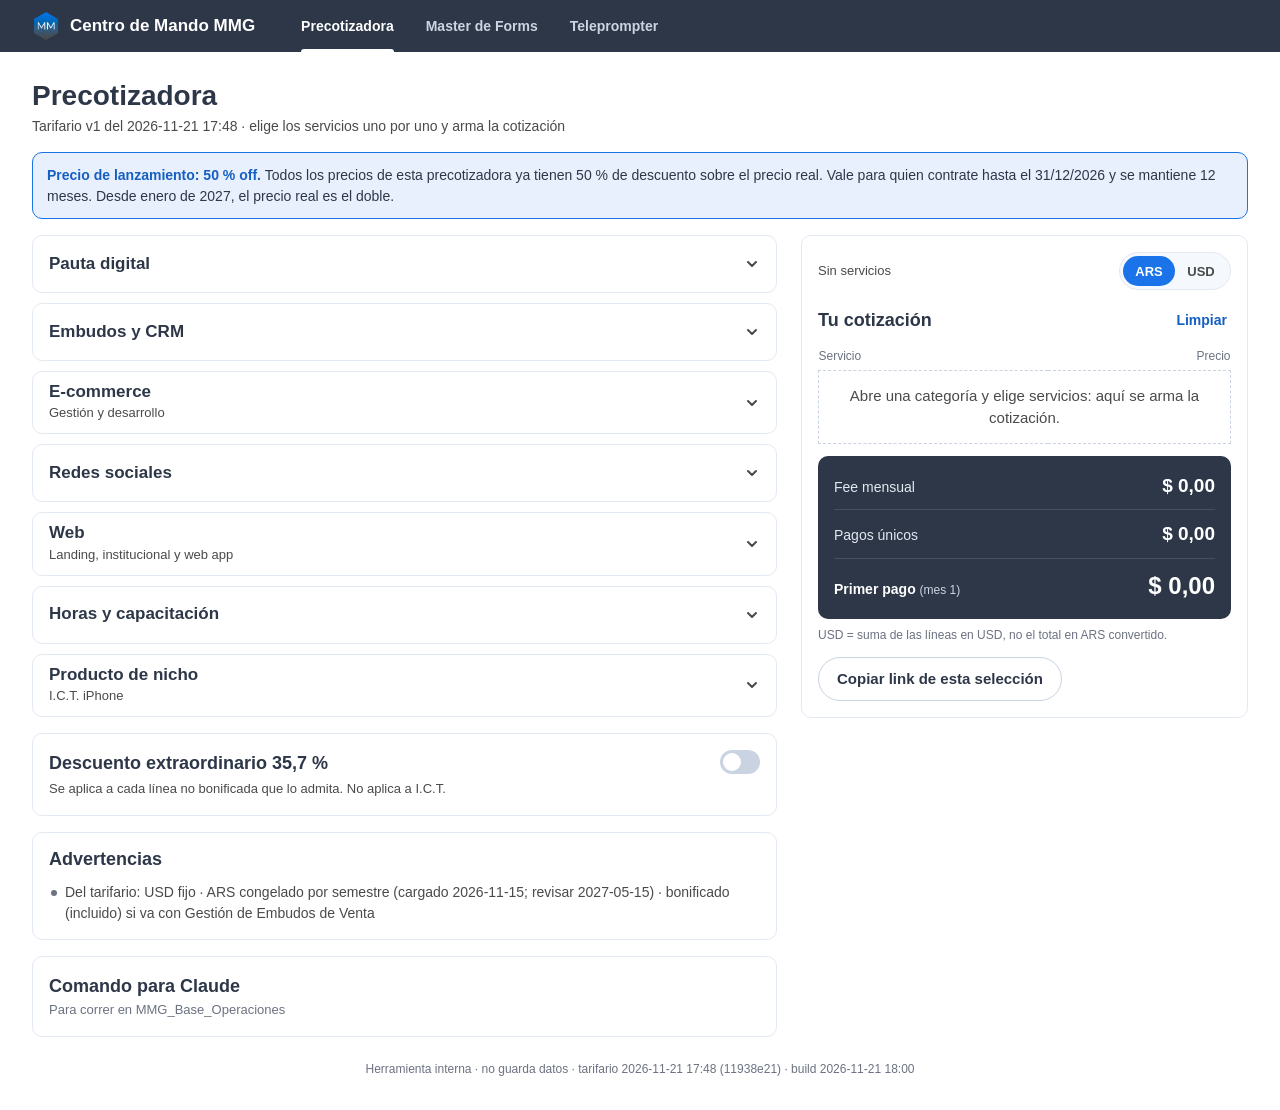
<file: docs/index.html>
<!doctype html>
<html lang="es">
<head>
  <meta charset="utf-8">
  <meta name="viewport" content="width=device-width, initial-scale=1, viewport-fit=cover">
  <meta name="robots" content="noindex, nofollow">
  <meta name="referrer" content="no-referrer">
  <meta http-equiv="Content-Security-Policy" content="default-src 'none'; script-src 'self'; style-src 'self' https://fonts.googleapis.com; font-src https://fonts.gstatic.com; img-src 'self' data:; connect-src 'none'; base-uri 'none'; form-action 'none'; object-src 'none'">
  <title>Precotizadora · Centro de Mando MMG (uso interno)</title>
  <meta name="description" content="Herramienta interna de Marketing Masters Group para calcular en segundos el fee mensual, los pagos únicos y el primer pago de una propuesta.">
  <link rel="canonical" href="https://jaredmarketingmaster.github.io/master.forms/">
  <meta property="og:title" content="Precotizadora · Centro de Mando MMG">
  <meta property="og:description" content="Herramienta interna de MMG. Sin datos de clientes.">
  <meta property="og:type" content="website">
  <meta property="og:url" content="https://jaredmarketingmaster.github.io/master.forms/">
  <meta property="og:image" content="assets/img/apple-touch-icon.png">
  <meta name="theme-color" content="#2D3748">
  <link rel="icon" type="image/png" sizes="32x32" href="assets/img/favicon-32.png">
  <link rel="apple-touch-icon" href="assets/img/apple-touch-icon.png">
  <link rel="preconnect" href="https://fonts.googleapis.com">
  <link rel="preconnect" href="https://fonts.gstatic.com" crossorigin>
  <link rel="stylesheet" href="https://fonts.googleapis.com/css2?family=Lato:wght@400;700;900&amp;family=Barlow+Semi+Condensed:wght@600;700&amp;display=swap">
  <link rel="stylesheet" href="assets/css/tokens.css">
  <link rel="stylesheet" href="assets/css/app.css">
  <script type="application/json" id="datos-tarifario">{"_meta":{"generado":"2026-11-21T17:48:24","generador":"MMG_Base_Operaciones/_engine/export_precotizadora.py","fuente":"_boveda_mmg/02_TARIFARIO_Y_REGLAS_DE_COTIZACION.md §10 (+ §1 para ICT_IPHONE*)","regla":"Archivo de solo lectura para la app. No editar a mano: cambiar el tarifario y regenerar."},"constantes":{"tc_ars_por_usd":1550.0,"redondeo_usd_multiplo":5,"descuento_extraordinario_pct":35.7,"promo_lanzamiento_pct":50,"fin_promo_lanzamiento":"2026-12-31","meses_promo_por_cliente":12},"plataformas":["Meta Ads","Google Ads","TikTok Ads","LinkedIn Ads","X Ads","Pinterest Ads"],"redes_adicionales":["TikTok","LinkedIn","YouTube Shorts","Pinterest","X","Threads"],"servicios":[{"codigo":"PAUTA","servicio":"Gestión de Pauta Digital · plataforma base","modalidad":"mensual","ars":200000.0,"usd":130.0,"caso_a_caso":false,"ars_derivado_de_usd":false,"estado":"CONFIRMADO","nota":"Sainato · tracking, reporting y setup incluidos","admite_descuento_extraordinario":true},{"codigo":"PAUTA_EXTRA","servicio":"Gestión de Pauta Digital · plataforma adicional","modalidad":"mensual","ars":100000.0,"usd":65.0,"caso_a_caso":false,"ars_derivado_de_usd":false,"estado":"CONFIRMADO","nota":"+50 % de la base · cantidad = plataformas − 1 (--plataformas)","admite_descuento_extraordinario":true},{"codigo":"EMBUDOS","servicio":"Gestión de Embudos de Venta","modalidad":"mensual","ars":90000.0,"usd":60.0,"caso_a_caso":false,"ars_derivado_de_usd":false,"estado":"CONFIRMADO","nota":"Sainato · siempre con HUB incluido","admite_descuento_extraordinario":true},{"codigo":"HUB","servicio":"Marketing Master HUB","modalidad":"mensual","ars":100000.0,"usd":65.0,"caso_a_caso":false,"ars_derivado_de_usd":false,"estado":"CONFIRMADO","nota":"USD fijo · ARS congelado por semestre (cargado 2026-11-15; revisar 2027-05-15) · bonificado (incluido) si va con EMBUDOS","admite_descuento_extraordinario":true},{"codigo":"CREATIVOS","servicio":"Creación y Mejora de Contenido (creativos para anuncios)","modalidad":"mensual","ars":50000.0,"usd":35.0,"caso_a_caso":false,"ars_derivado_de_usd":false,"estado":"CONFIRMADO","nota":"Sainato · cantidad de anuncios a criterio de Jared · el cliente entrega banco de imágenes y videos a pedido · upsell de PAUTA: solo junto con PAUTA (R-UPSELL)","admite_descuento_extraordinario":true},{"codigo":"LANDING","servicio":"Creación de landing page","modalidad":"unico","ars":100000.0,"usd":65.0,"caso_a_caso":false,"ars_derivado_de_usd":false,"estado":"CONFIRMADO","nota":"Sainato · bonificada si van PAUTA + EMBUDOS","admite_descuento_extraordinario":true},{"codigo":"WEB_INST","servicio":"Creación de website institucional","modalidad":"unico","ars":150000.0,"usd":100.0,"caso_a_caso":false,"ars_derivado_de_usd":false,"estado":"CONFIRMADO","nota":"Sainato · bonificable con --bonificar WEB_INST","admite_descuento_extraordinario":true},{"codigo":"WEB_APP","servicio":"Web app a medida","modalidad":"hora","ars":35000.0,"usd":25.0,"caso_a_caso":false,"ars_derivado_de_usd":false,"estado":"CONFIRMADO","nota":"Horas estimadas × tarifa por hora (--horas-codigo WEB_APP=N)","admite_descuento_extraordinario":true},{"codigo":"HORA","servicio":"Servicio Personalizado por Hora","modalidad":"hora","ars":35000.0,"usd":25.0,"caso_a_caso":false,"ars_derivado_de_usd":false,"estado":"CONFIRMADO","nota":"Precio fijo en las dos monedas","admite_descuento_extraordinario":true},{"codigo":"CAPACITACION","servicio":"Capacitación a medida para equipos","modalidad":"unico","ars":null,"usd":null,"caso_a_caso":true,"ars_derivado_de_usd":false,"estado":"CONFIRMADO","nota":"Exige --precio","admite_descuento_extraordinario":true},{"codigo":"ICT_IPHONE","servicio":"Sistema I.C.T. para tiendas de iPhone (producto de nicho, débito automático)","modalidad":"mensual","ars":null,"usd":210.0,"caso_a_caso":false,"ars_derivado_de_usd":false,"ars_por_conversion":true,"estado":"CONFIRMADO","nota":"Valor percibido = lista (sin benchmark propio todavía). Libro Consultor Blue Hacker cap. 23 (oferta I.C.T.): precio máximo, sin descuentos; no aplica tramo de pauta ni bundle; pauta USD 1.000/mes aparte","admite_descuento_extraordinario":false},{"codigo":"ICT_IPHONE_CRM","servicio":"Sistema I.C.T. para tiendas de iPhone con CRM GoHighLevel propio","modalidad":"mensual","ars":null,"usd":150.0,"caso_a_caso":false,"ars_derivado_de_usd":false,"ars_por_conversion":true,"estado":"CONFIRMADO","nota":"Ídem; variante si la tienda ya tiene su CRM","admite_descuento_extraordinario":false},{"codigo":"ECOMMERCE","servicio":"Gestión de E-commerce","modalidad":"mensual","ars":90000.0,"usd":60.0,"caso_a_caso":false,"ars_derivado_de_usd":false,"estado":"CONFIRMADO","nota":"Mismo precio que EMBUDOS · alcance a confirmar","admite_descuento_extraordinario":true},{"codigo":"EMAIL_EMBUDOS","servicio":"Gestión de Email Marketing (upsell de Embudos)","modalidad":"mensual","ars":45000.0,"usd":30.0,"caso_a_caso":false,"ars_derivado_de_usd":false,"estado":"CONFIRMADO","nota":"+50 % de EMBUDOS · solo junto con EMBUDOS (R-EMAIL)","admite_descuento_extraordinario":true},{"codigo":"EMAIL_ECOMMERCE","servicio":"Gestión de Email Marketing (upsell de E-commerce)","modalidad":"mensual","ars":45000.0,"usd":30.0,"caso_a_caso":false,"ars_derivado_de_usd":false,"estado":"CONFIRMADO","nota":"+50 % de ECOMMERCE · solo junto con ECOMMERCE (R-EMAIL)","admite_descuento_extraordinario":true},{"codigo":"CREATIVOS_PRODUCTO","servicio":"Creativos para páginas de producto (upsell de E-commerce, hasta 30 productos)","modalidad":"mensual","ars":50000.0,"usd":35.0,"caso_a_caso":false,"ars_derivado_de_usd":false,"estado":"CONFIRMADO","nota":"Mismo precio que CREATIVOS · solo junto con ECOMMERCE (R-UPSELL)","admite_descuento_extraordinario":true},{"codigo":"ECOMMERCE_DEV","servicio":"Desarrollo de e-commerce","modalidad":"unico","ars":150000.0,"usd":100.0,"caso_a_caso":false,"ars_derivado_de_usd":false,"estado":"CONFIRMADO","nota":"Mismo precio que WEB_INST · la carga de productos va aparte con ECOMMERCE_PRODUCTO","admite_descuento_extraordinario":true},{"codigo":"ECOMMERCE_PRODUCTO","servicio":"Carga de productos del e-commerce (por producto)","modalidad":"unico","ars":1500.0,"usd":1.0,"caso_a_caso":false,"ars_derivado_de_usd":false,"estado":"CONFIRMADO","nota":"Precio fijo en las dos monedas · × cantidad de productos (--productos N) · solo junto con ECOMMERCE_DEV (R-UPSELL, R-PRODUCTOS)","admite_descuento_extraordinario":true},{"codigo":"REDES_ESENCIAL","servicio":"Gestión de Redes Sociales · Esencial (Instagram + Facebook, 8 estáticos + 4 reels)","modalidad":"mensual","ars":150000.0,"usd":100.0,"caso_a_caso":false,"ars_derivado_de_usd":false,"estado":"CONFIRMADO","nota":"12 piezas/mes en total, adaptadas a cada red · redes extra con --redes","admite_descuento_extraordinario":true},{"codigo":"REDES_CRECIMIENTO","servicio":"Gestión de Redes Sociales · Crecimiento (Instagram + Facebook, 16 estáticos + 8 reels)","modalidad":"mensual","ars":270000.0,"usd":175.0,"caso_a_caso":false,"ars_derivado_de_usd":false,"estado":"CONFIRMADO","nota":"24 piezas/mes · ídem","admite_descuento_extraordinario":true},{"codigo":"REDES_DOMINIO","servicio":"Gestión de Redes Sociales · Dominio (Instagram + Facebook, 24 estáticos + 12 reels)","modalidad":"mensual","ars":375000.0,"usd":245.0,"caso_a_caso":false,"ars_derivado_de_usd":false,"estado":"CONFIRMADO","nota":"36 piezas/mes · ídem","admite_descuento_extraordinario":true},{"codigo":"REDES_X_TIKTOK_E","servicio":"Red adicional TikTok · Esencial","modalidad":"mensual","ars":45000.0,"usd":30.0,"caso_a_caso":false,"ars_derivado_de_usd":false,"estado":"CONFIRMADO","nota":"Se agrega solo con --redes","admite_descuento_extraordinario":true},{"codigo":"REDES_X_TIKTOK_C","servicio":"Red adicional TikTok · Crecimiento","modalidad":"mensual","ars":75000.0,"usd":50.0,"caso_a_caso":false,"ars_derivado_de_usd":false,"estado":"CONFIRMADO","nota":"ídem","admite_descuento_extraordinario":true},{"codigo":"REDES_X_TIKTOK_D","servicio":"Red adicional TikTok · Dominio","modalidad":"mensual","ars":100000.0,"usd":65.0,"caso_a_caso":false,"ars_derivado_de_usd":false,"estado":"CONFIRMADO","nota":"ídem","admite_descuento_extraordinario":true},{"codigo":"REDES_X_LINKEDIN_E","servicio":"Red adicional LinkedIn · Esencial","modalidad":"mensual","ars":45000.0,"usd":30.0,"caso_a_caso":false,"ars_derivado_de_usd":false,"estado":"CONFIRMADO","nota":"ídem","admite_descuento_extraordinario":true},{"codigo":"REDES_X_LINKEDIN_C","servicio":"Red adicional LinkedIn · Crecimiento","modalidad":"mensual","ars":75000.0,"usd":50.0,"caso_a_caso":false,"ars_derivado_de_usd":false,"estado":"CONFIRMADO","nota":"ídem","admite_descuento_extraordinario":true},{"codigo":"REDES_X_LINKEDIN_D","servicio":"Red adicional LinkedIn · Dominio","modalidad":"mensual","ars":100000.0,"usd":65.0,"caso_a_caso":false,"ars_derivado_de_usd":false,"estado":"CONFIRMADO","nota":"ídem","admite_descuento_extraordinario":true},{"codigo":"REDES_X_YOUTUBE_E","servicio":"Red adicional YouTube Shorts · Esencial","modalidad":"mensual","ars":30000.0,"usd":20.0,"caso_a_caso":false,"ars_derivado_de_usd":false,"estado":"CONFIRMADO","nota":"ídem","admite_descuento_extraordinario":true},{"codigo":"REDES_X_YOUTUBE_C","servicio":"Red adicional YouTube Shorts · Crecimiento","modalidad":"mensual","ars":50000.0,"usd":35.0,"caso_a_caso":false,"ars_derivado_de_usd":false,"estado":"CONFIRMADO","nota":"ídem","admite_descuento_extraordinario":true},{"codigo":"REDES_X_YOUTUBE_D","servicio":"Red adicional YouTube Shorts · Dominio","modalidad":"mensual","ars":65000.0,"usd":45.0,"caso_a_caso":false,"ars_derivado_de_usd":false,"estado":"CONFIRMADO","nota":"ídem","admite_descuento_extraordinario":true},{"codigo":"REDES_X_PINTEREST_E","servicio":"Red adicional Pinterest · Esencial","modalidad":"mensual","ars":25000.0,"usd":20.0,"caso_a_caso":false,"ars_derivado_de_usd":false,"estado":"CONFIRMADO","nota":"ídem","admite_descuento_extraordinario":true},{"codigo":"REDES_X_PINTEREST_C","servicio":"Red adicional Pinterest · Crecimiento","modalidad":"mensual","ars":40000.0,"usd":30.0,"caso_a_caso":false,"ars_derivado_de_usd":false,"estado":"CONFIRMADO","nota":"ídem","admite_descuento_extraordinario":true},{"codigo":"REDES_X_PINTEREST_D","servicio":"Red adicional Pinterest · Dominio","modalidad":"mensual","ars":55000.0,"usd":40.0,"caso_a_caso":false,"ars_derivado_de_usd":false,"estado":"CONFIRMADO","nota":"ídem","admite_descuento_extraordinario":true},{"codigo":"REDES_X_X_E","servicio":"Red adicional X · Esencial","modalidad":"mensual","ars":25000.0,"usd":20.0,"caso_a_caso":false,"ars_derivado_de_usd":false,"estado":"CONFIRMADO","nota":"ídem","admite_descuento_extraordinario":true},{"codigo":"REDES_X_X_C","servicio":"Red adicional X · Crecimiento","modalidad":"mensual","ars":40000.0,"usd":30.0,"caso_a_caso":false,"ars_derivado_de_usd":false,"estado":"CONFIRMADO","nota":"ídem","admite_descuento_extraordinario":true},{"codigo":"REDES_X_X_D","servicio":"Red adicional X · Dominio","modalidad":"mensual","ars":55000.0,"usd":40.0,"caso_a_caso":false,"ars_derivado_de_usd":false,"estado":"CONFIRMADO","nota":"ídem","admite_descuento_extraordinario":true},{"codigo":"REDES_X_THREADS_E","servicio":"Red adicional Threads · Esencial","modalidad":"mensual","ars":25000.0,"usd":20.0,"caso_a_caso":false,"ars_derivado_de_usd":false,"estado":"CONFIRMADO","nota":"ídem","admite_descuento_extraordinario":true},{"codigo":"REDES_X_THREADS_C","servicio":"Red adicional Threads · Crecimiento","modalidad":"mensual","ars":40000.0,"usd":30.0,"caso_a_caso":false,"ars_derivado_de_usd":false,"estado":"CONFIRMADO","nota":"ídem","admite_descuento_extraordinario":true},{"codigo":"REDES_X_THREADS_D","servicio":"Red adicional Threads · Dominio","modalidad":"mensual","ars":55000.0,"usd":40.0,"caso_a_caso":false,"ars_derivado_de_usd":false,"estado":"CONFIRMADO","nota":"ídem","admite_descuento_extraordinario":true}],"reglas":[{"id":"P1","texto":"Cada línea tiene su precio en ARS y en USD (ya calculados en este archivo; el USD sale de ARS ÷ 1.550 hacia arriba al múltiplo de 5). Los totales en USD son la suma de las líneas en USD, nunca el total en ARS convertido."},{"id":"ICT_ARS","texto":"ICT_IPHONE*: solo tienen precio en USD. En ARS se convierte USD × tc_ars_por_usd, sin redondeo."},{"id":"PLATAFORMAS","texto":"Con PAUTA, cada plataforma elegida después de la primera suma 1 unidad de PAUTA_EXTRA (cantidad = plataformas − 1). PAUTA_EXTRA no se elige suelto."},{"id":"HUB_EN_EMBUDOS","texto":"EMBUDOS agrega HUB automáticamente como línea bonificada ('Incluido en la Gestión de Embudos de Venta'): precio de lista visible y tachado, neto 0."},{"id":"LANDING_BONIF","texto":"Si están PAUTA + EMBUDOS + LANDING, LANDING va bonificada ('Bonificada al contratar Pauta + Embudos'): lista tachada, neto 0."},{"id":"BONIFICAR","texto":"WEB_INST tiene un interruptor 'Bonificar': lista tachada, neto 0."},{"id":"P4","texto":"Precio de lanzamiento: los montos ars/usd de este archivo son el precio con 50 % off; el precio real es el doble (se muestra tachado, con el ahorro). Vale para quien contrate hasta constantes.fin_promo_lanzamiento y se mantiene 12 meses. Los totales se calculan siempre sobre los montos del archivo, nunca sobre el precio real."},{"id":"R-EMAIL","texto":"EMAIL_EMBUDOS solo se elige si está EMBUDOS; EMAIL_ECOMMERCE solo si está ECOMMERCE (upsell de email marketing, 50 % del padre). Sin el padre, la opción queda deshabilitada."},{"id":"R-REDES","texto":"Un solo pack de redes por cotización (REDES_ESENCIAL, REDES_CRECIMIENTO o REDES_DOMINIO; Instagram + Facebook incluidas). Cada red adicional elegida suma la línea REDES_X_<RED>_<nivel> del MISMO nivel del pack (E, C o D); las REDES_X_* no se eligen sueltas."},{"id":"R-UPSELL","texto":"CREATIVOS solo se elige si está PAUTA; CREATIVOS_PRODUCTO (hasta 30 productos) solo si está ECOMMERCE; ECOMMERCE_PRODUCTO solo si está ECOMMERCE_DEV. Sin el padre, la opción queda deshabilitada."},{"id":"R-PRODUCTOS","texto":"ECOMMERCE_PRODUCTO (modalidad unico) se multiplica por la cantidad de productos a cargar (entrada.productos; en quote_calculator, --productos N). Sin cantidad válida no suma."},{"id":"HORAS","texto":"WEB_APP y HORA se multiplican por la cantidad de horas."},{"id":"CASO_A_CASO","texto":"CAPACITACION se cotiza caso a caso: precio ingresado a mano, uno para ARS y otro para USD (cada uno se usa solo en su moneda)."},{"id":"P2","texto":"Descuento extraordinario: 35,7 % sobre cada línea no bonificada que lo admita (no ICT_*). Advertencia obligatoria: solo clientes por hora que pasan a mensual · una vez al año · 12 meses · requiere OK de Jared."},{"id":"TOTALES","texto":"fee_mensual = suma de netos 'mensual' · setup_y_unicos = suma de netos 'unico' y 'hora' · primer_pago_mes_1 = setup_y_unicos + fee_mensual. Cada neto de línea se redondea a 6 decimales; los totales se redondean al final a 2 decimales con medio centavo HACIA ARRIBA (228,265 → 228,27). En JS no usar toFixed ni Math.round(x*100) directo: usar Number(Math.round(Number(x + 'e2')) + 'e-2')."}],"advertencias_fijas":["USD fijo · ARS congelado por semestre (cargado 2026-11-15; revisar 2027-05-15) · bonificado (incluido) si va con EMBUDOS"]}</script>
  <script src="assets/js/comun.js" defer></script>
  <script src="assets/js/cotizador.js" defer></script>
  <script src="assets/js/precotizadora.js" defer></script>
</head>
<body class="wd">
  <header class="topbar">
    <a class="brand" href="index.html">
      <img src="assets/img/mmg-isotipo.png" width="28" height="28" alt="" fetchpriority="high">
      <span class="brand-name">Centro de Mando <b>MMG</b></span>
    </a>
    <nav class="tabs" aria-label="Pantallas">
      <a class="tab" href="index.html" aria-current="page"><span>Precotizadora</span></a>
      <a class="tab" href="forms.html"><span>Master de Forms</span></a>
      <a class="tab" href="teleprompter.html"><span>Teleprompter</span></a>
    </nav>
  </header>

  <main class="canvas" id="contenido">
    <div class="title-row">
      <h1>Precotizadora</h1>
      <p class="sub" id="sub-tarifario">Tarifario v1 del 2026-11-21 17:48 · elige los servicios uno por uno y arma la cotización</p>
    </div>

    <p class="promo" id="promo" hidden></p>

    <div class="layout">
      <section class="col-config" aria-labelledby="h-carta">
        <h2 id="h-carta" class="sr-only">Carta de servicios</h2>
        <div id="carta" class="carta">
          <p class="cargando">Cargando tarifario…</p>
        </div>

        <div class="panel">
          <div class="switch-row">
            <div class="switch-text">
              <label for="descuento" class="switch-title" id="descuento-titulo">Descuento extraordinario</label>
              <p class="switch-desc">Se aplica a cada línea no bonificada que lo admita. No aplica a I.C.T.</p>
            </div>
            <input type="checkbox" role="switch" id="descuento" class="switch">
          </div>
          <p class="aviso aviso-warning" id="descuento-aviso" hidden>Solo para clientes por hora que pasan a mensual · una vez al año · 12 meses · requiere OK de Jared</p>
        </div>

        <div class="panel">
          <div class="panel-head"><h2>Advertencias</h2></div>
          <ul class="avisos" id="avisos"></ul>
        </div>

        <details class="panel panel-plegable" id="panel-comando">
          <summary><h2>Comando para Claude</h2><span class="meta">Para correr en MMG_Base_Operaciones</span></summary>
          <pre class="comando"><code id="comando">python _engine/quote_calculator.py --cliente &lt;slug&gt; --servicios &lt;servicios&gt; --moneda ARS</code></pre>
          <div class="acciones">
            <button type="button" class="btn-primary" id="btn-copiar-comando">Copiar comando para Claude</button>
            <span class="estado-copia" id="estado-comando" role="status" aria-live="polite"></span>
          </div>
          <p class="meta"><code>&lt;slug&gt;</code> queda literal: la app no conoce al cliente. La moneda es la que elegiste en el resumen.</p>
        </details>
      </section>

      <aside class="resumen" id="resumen" data-moneda="ARS" aria-labelledby="h-resumen">
        <div class="resumen-barra">
          <button type="button" class="resumen-toggle" id="resumen-toggle" aria-expanded="false" aria-controls="resumen-cuerpo">
            <span class="rb-texto">
              <span class="rb-cuenta" id="resumen-cuenta">Sin servicios</span>
              <span class="rb-label">Primer pago</span>
            </span>
            <span class="rb-valor num" id="resumen-valor">—</span>
            <svg class="rb-chevron" width="16" height="16" viewBox="0 0 16 16" aria-hidden="true"><path d="M3.5 10l4.5-4.5L12.5 10" fill="none" stroke="currentColor" stroke-width="2" stroke-linecap="round" stroke-linejoin="round"/></svg>
          </button>
          <div class="segmented segmented-noche" role="group" aria-label="Moneda">
            <button type="button" data-moneda-vista="ARS" aria-pressed="true">ARS</button>
            <button type="button" data-moneda-vista="USD" aria-pressed="false">USD</button>
          </div>
        </div>
        <div class="resumen-cuerpo" id="resumen-cuerpo">
          <div class="resumen-head">
            <h2 id="h-resumen">Tu cotización</h2>
            <button type="button" class="btn-text" id="btn-limpiar">Limpiar</button>
          </div>
          <table class="lineas">
            <caption class="sr-only">Líneas elegidas</caption>
            <thead><tr><th scope="col">Servicio</th><th scope="col" class="num">Precio</th></tr></thead>
            <tbody id="lineas"></tbody>
          </table>
          <dl class="totales" id="totales" aria-live="polite">
            <div><dt>Fee mensual</dt><dd class="num"><span data-total="fee_mensual" data-moneda="ARS">—</span><span data-total="fee_mensual" data-moneda="USD">—</span></dd></div>
            <div><dt>Pagos únicos</dt><dd class="num"><span data-total="setup_y_unicos" data-moneda="ARS">—</span><span data-total="setup_y_unicos" data-moneda="USD">—</span></dd></div>
            <div class="primer-pago"><dt>Primer pago <span>(mes 1)</span></dt><dd class="num"><span data-total="primer_pago_mes_1" data-moneda="ARS">—</span><span data-total="primer_pago_mes_1" data-moneda="USD">—</span></dd></div>
          </dl>
          <div class="promo-resumen" id="promo-resumen" hidden>
            <p class="promo-resumen-titulo" id="promo-resumen-titulo">Precio de lanzamiento</p>
            <dl>
              <div><dt>Precio real por mes</dt><dd class="num"><span class="tachado" data-real="fee_mensual" data-moneda="ARS"></span><span class="tachado" data-real="fee_mensual" data-moneda="USD"></span></dd></div>
              <div><dt>Precio real del primer pago</dt><dd class="num"><span class="tachado" data-real="primer_pago_mes_1" data-moneda="ARS"></span><span class="tachado" data-real="primer_pago_mes_1" data-moneda="USD"></span></dd></div>
              <div class="promo-ahorro"><dt>Ahorras por mes</dt><dd class="num"><span data-ahorro="fee_mensual" data-moneda="ARS"></span><span data-ahorro="fee_mensual" data-moneda="USD"></span></dd></div>
            </dl>
          </div>
          <p class="totales-nota">USD = suma de las líneas en USD, no el total en ARS convertido.</p>
          <div class="acciones compartir">
            <button type="button" class="btn-secundario" id="btn-compartir">Copiar link de esta selección</button>
            <span class="estado-copia" id="estado-compartir" role="status" aria-live="polite"></span>
          </div>
        </div>
      </aside>
    </div>

    <footer class="pie">
      Herramienta interna · no guarda datos · tarifario 2026-11-21 17:48 (11938e21) · build 2026-11-21 18:00
    </footer>
  </main>
  <div class="resumen-velo" id="resumen-velo" hidden></div>
</body>
</html>
</file>
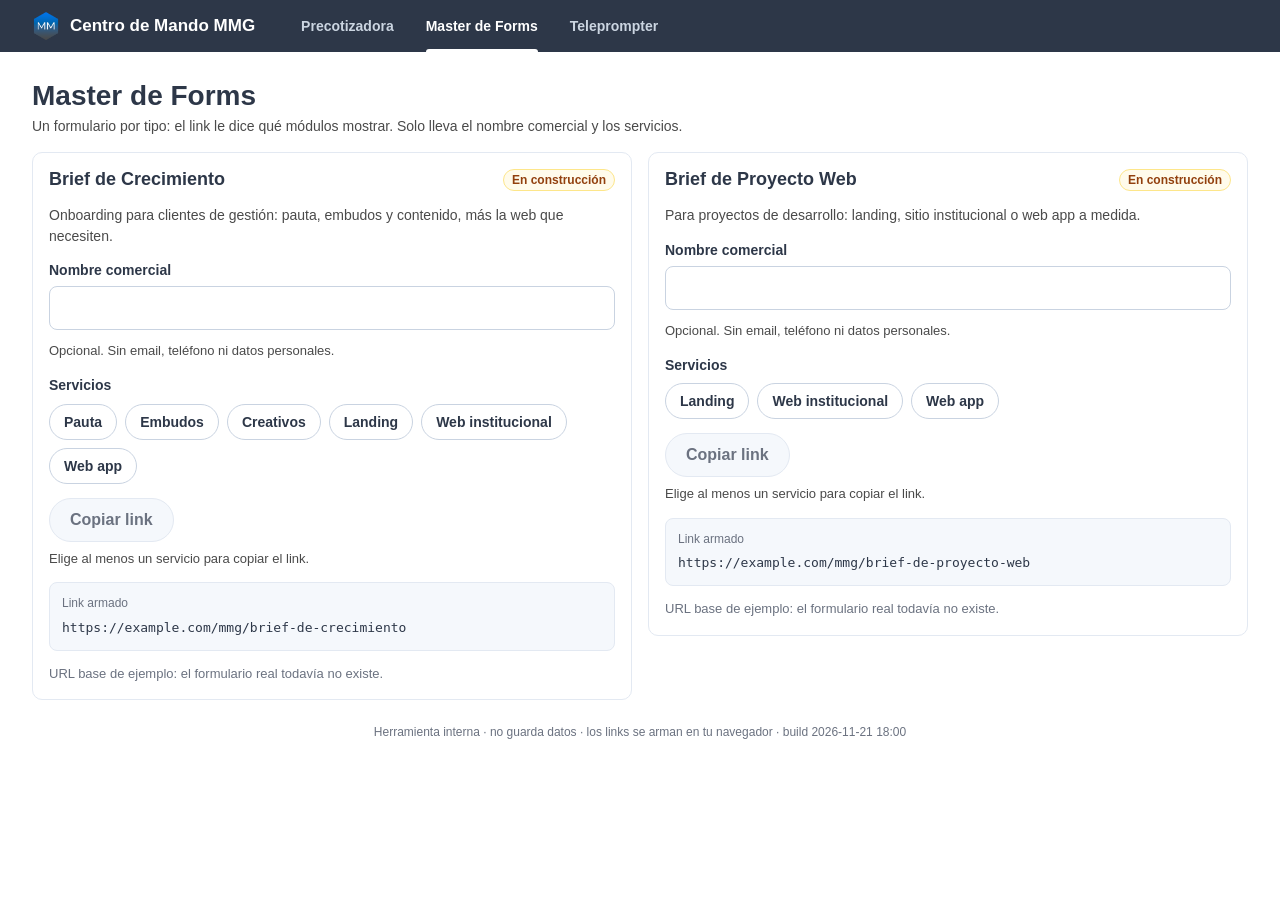
<file: docs/forms.html>
<!doctype html>
<html lang="es">
<head>
  <meta charset="utf-8">
  <meta name="viewport" content="width=device-width, initial-scale=1, viewport-fit=cover">
  <meta name="robots" content="noindex, nofollow">
  <meta name="referrer" content="no-referrer">
  <meta http-equiv="Content-Security-Policy" content="default-src 'none'; script-src 'self'; style-src 'self' https://fonts.googleapis.com; font-src https://fonts.gstatic.com; img-src 'self' data:; connect-src 'none'; base-uri 'none'; form-action 'none'; object-src 'none'">
  <title>Master de Forms · Centro de Mando MMG (uso interno)</title>
  <meta name="description" content="Herramienta interna de Marketing Masters Group para generar en un clic el link del formulario de onboarding de cada prospecto o cliente.">
  <link rel="canonical" href="https://jaredmarketingmaster.github.io/master.forms/forms.html">
  <meta property="og:title" content="Master de Forms · Centro de Mando MMG">
  <meta property="og:description" content="Herramienta interna de MMG. Sin datos de clientes.">
  <meta property="og:type" content="website">
  <meta property="og:url" content="https://jaredmarketingmaster.github.io/master.forms/forms.html">
  <meta property="og:image" content="assets/img/apple-touch-icon.png">
  <meta name="theme-color" content="#2D3748">
  <link rel="icon" type="image/png" sizes="32x32" href="assets/img/favicon-32.png">
  <link rel="apple-touch-icon" href="assets/img/apple-touch-icon.png">
  <link rel="preconnect" href="https://fonts.googleapis.com">
  <link rel="preconnect" href="https://fonts.gstatic.com" crossorigin>
  <link rel="stylesheet" href="https://fonts.googleapis.com/css2?family=Lato:wght@400;700;900&amp;family=Barlow+Semi+Condensed:wght@600;700&amp;display=swap">
  <link rel="stylesheet" href="assets/css/tokens.css">
  <link rel="stylesheet" href="assets/css/app.css">
  <script type="application/json" id="datos-forms">{"_meta":{"regla":"Un formulario por tipo; el link le dice qué módulos mostrar. En la URL solo van el nombre comercial (n) y los servicios (s). Nunca email, teléfono ni otro dato personal.","pendiente":"Las url_base son de ejemplo hasta que MMG cierre el banco de preguntas y este módulo construya los formularios reales."},"etiquetas_servicios":{"pauta":"Pauta","embudos":"Embudos","creativos":"Creativos","landing":"Landing","web":"Web institucional","webapp":"Web app"},"formularios":[{"id":"brief-crecimiento","nombre":"Brief de Crecimiento","descripcion":"Onboarding para clientes de gestión: pauta, embudos y contenido, más la web que necesiten.","url_base":"https://example.com/mmg/brief-de-crecimiento","servicios":["pauta","embudos","creativos","landing","web","webapp"],"estado":"En construcción"},{"id":"brief-proyecto-web","nombre":"Brief de Proyecto Web","descripcion":"Para proyectos de desarrollo: landing, sitio institucional o web app a medida.","url_base":"https://example.com/mmg/brief-de-proyecto-web","servicios":["landing","web","webapp"],"estado":"En construcción"}]}</script>
  <script src="assets/js/comun.js" defer></script>
  <script src="assets/js/forms.js" defer></script>
</head>
<body class="wd">
  <header class="topbar">
    <a class="brand" href="index.html">
      <img src="assets/img/mmg-isotipo.png" width="28" height="28" alt="" fetchpriority="high">
      <span class="brand-name">Centro de Mando <b>MMG</b></span>
    </a>
    <nav class="tabs" aria-label="Pantallas">
      <a class="tab" href="index.html"><span>Precotizadora</span></a>
      <a class="tab" href="forms.html" aria-current="page"><span>Master de Forms</span></a>
      <a class="tab" href="teleprompter.html"><span>Teleprompter</span></a>
    </nav>
  </header>

  <main class="canvas" id="contenido">
    <div class="title-row">
      <h1>Master de Forms</h1>
      <p class="sub">Un formulario por tipo: el link le dice qué módulos mostrar. Solo lleva el nombre comercial y los servicios.</p>
    </div>

    <div class="forms-grid" id="forms">
      <p class="cargando">Cargando formularios…</p>
    </div>

    <footer class="pie">
      Herramienta interna · no guarda datos · los links se arman en tu navegador · build 2026-11-21 18:00
    </footer>
  </main>
</body>
</html>
</file>
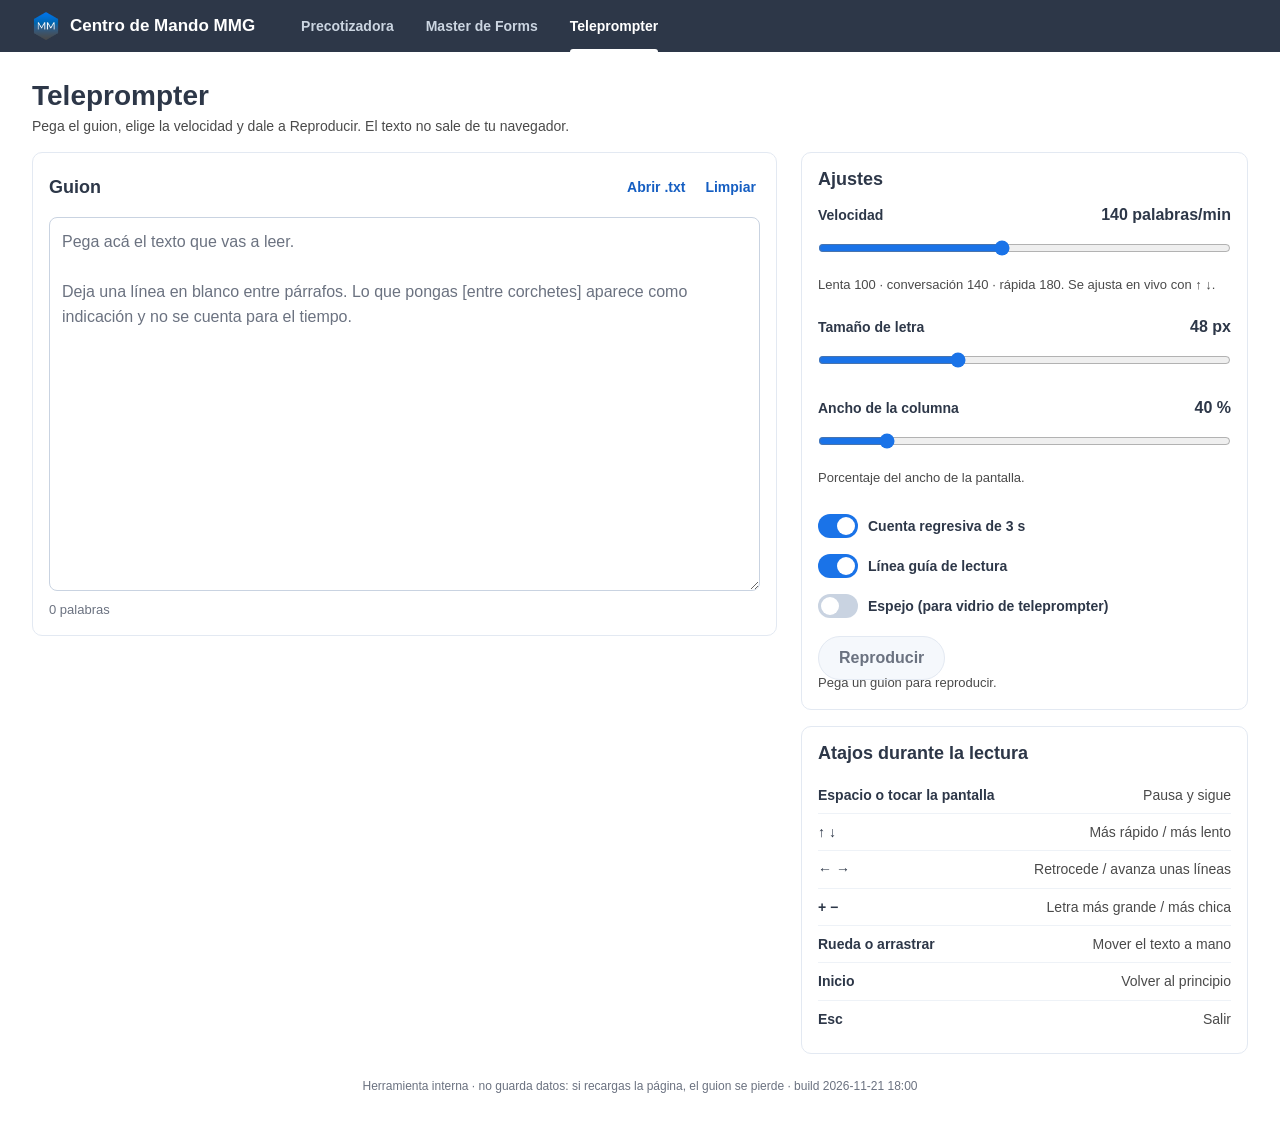
<file: docs/teleprompter.html>
<!doctype html>
<html lang="es">
<head>
  <meta charset="utf-8">
  <meta name="viewport" content="width=device-width, initial-scale=1, viewport-fit=cover">
  <meta name="robots" content="noindex, nofollow">
  <meta name="referrer" content="no-referrer">
  <meta http-equiv="Content-Security-Policy" content="default-src 'none'; script-src 'self'; style-src 'self' https://fonts.googleapis.com; font-src https://fonts.gstatic.com; img-src 'self' data:; connect-src 'none'; base-uri 'none'; form-action 'none'; object-src 'none'">
  <title>Teleprompter · Centro de Mando MMG (uso interno)</title>
  <meta name="description" content="Herramienta interna de Marketing Masters Group: teleprompter a pantalla completa para grabar videos leyendo un guion.">
  <link rel="canonical" href="https://jaredmarketingmaster.github.io/master.forms/teleprompter.html">
  <meta property="og:title" content="Teleprompter · Centro de Mando MMG">
  <meta property="og:description" content="Herramienta interna de MMG. El guion no sale de tu navegador.">
  <meta property="og:type" content="website">
  <meta property="og:url" content="https://jaredmarketingmaster.github.io/master.forms/teleprompter.html">
  <meta property="og:image" content="assets/img/apple-touch-icon.png">
  <meta name="theme-color" content="#2D3748">
  <link rel="icon" type="image/png" sizes="32x32" href="assets/img/favicon-32.png">
  <link rel="apple-touch-icon" href="assets/img/apple-touch-icon.png">
  <link rel="preconnect" href="https://fonts.googleapis.com">
  <link rel="preconnect" href="https://fonts.gstatic.com" crossorigin>
  <link rel="stylesheet" href="https://fonts.googleapis.com/css2?family=Lato:wght@400;700;900&amp;family=Barlow+Semi+Condensed:wght@600;700&amp;display=swap">
  <link rel="stylesheet" href="assets/css/tokens.css">
  <link rel="stylesheet" href="assets/css/app.css">
  <script src="assets/js/comun.js" defer></script>
  <script src="assets/js/teleprompter.js" defer></script>
</head>
<body class="wd">
  <header class="topbar">
    <a class="brand" href="index.html">
      <img src="assets/img/mmg-isotipo.png" width="28" height="28" alt="" fetchpriority="high">
      <span class="brand-name">Centro de Mando <b>MMG</b></span>
    </a>
    <nav class="tabs" aria-label="Pantallas">
      <a class="tab" href="index.html"><span>Precotizadora</span></a>
      <a class="tab" href="forms.html"><span>Master de Forms</span></a>
      <a class="tab" href="teleprompter.html" aria-current="page"><span>Teleprompter</span></a>
    </nav>
  </header>

  <main class="canvas" id="contenido">
    <div class="title-row">
      <h1>Teleprompter</h1>
      <p class="sub">Pega el guion, elige la velocidad y dale a Reproducir. El texto no sale de tu navegador.</p>
    </div>

    <div class="layout">
      <section class="col-config" aria-labelledby="h-guion">
        <div class="panel tp-guion">
          <div class="panel-head">
            <h2 id="h-guion">Guion</h2>
            <div class="tp-acciones-guion">
              <label class="btn-text tp-archivo" for="tp-archivo">Abrir .txt</label>
              <input type="file" id="tp-archivo" accept=".txt,.md,text/plain" class="sr-only">
              <button type="button" class="btn-text" id="tp-limpiar">Limpiar</button>
            </div>
          </div>
          <label for="tp-texto" class="sr-only">Texto del guion</label>
          <textarea id="tp-texto" class="tp-texto" rows="14" spellcheck="true" autocomplete="off"
            placeholder="Pega acá el texto que vas a leer.&#10;&#10;Deja una línea en blanco entre párrafos. Lo que pongas [entre corchetes] aparece como indicación y no se cuenta para el tiempo."></textarea>
          <p class="meta" id="tp-resumen" aria-live="polite">0 palabras</p>
        </div>
      </section>

      <section class="col-resultado" aria-labelledby="h-ajustes">
        <div class="panel">
          <div class="panel-head"><h2 id="h-ajustes">Ajustes</h2></div>

          <div class="tp-ajustes">
            <div class="campo">
              <div class="tp-rango-head">
                <label for="tp-velocidad">Velocidad</label>
                <output for="tp-velocidad" id="tp-velocidad-valor" class="tp-valor">140 palabras/min</output>
              </div>
              <input type="range" id="tp-velocidad" class="tp-rango" min="60" max="240" step="5" value="140">
              <p class="ayuda">Lenta 100 · conversación 140 · rápida 180. Se ajusta en vivo con ↑ ↓.</p>
            </div>

            <div class="campo">
              <div class="tp-rango-head">
                <label for="tp-tamano">Tamaño de letra</label>
                <output for="tp-tamano" id="tp-tamano-valor" class="tp-valor">48 px</output>
              </div>
              <input type="range" id="tp-tamano" class="tp-rango" min="24" max="96" step="2" value="48">
            </div>

            <div class="campo">
              <div class="tp-rango-head">
                <label for="tp-ancho">Ancho de la columna</label>
                <output for="tp-ancho" id="tp-ancho-valor" class="tp-valor">40 %</output>
              </div>
              <input type="range" id="tp-ancho" class="tp-rango" min="30" max="95" step="5" value="40">
              <p class="ayuda" id="tp-ancho-ayuda">Porcentaje del ancho de la pantalla.</p>
            </div>

            <div class="tp-switches">
              <label class="switch-inline"><input type="checkbox" role="switch" class="switch" id="tp-cuenta" checked> Cuenta regresiva de 3 s</label>
              <label class="switch-inline"><input type="checkbox" role="switch" class="switch" id="tp-guia" checked> Línea guía de lectura</label>
              <label class="switch-inline"><input type="checkbox" role="switch" class="switch" id="tp-espejo"> Espejo (para vidrio de teleprompter)</label>
            </div>
          </div>

          <div class="acciones">
            <button type="button" class="btn-primary" id="tp-reproducir" disabled>Reproducir</button>
            <span class="meta tp-duracion" id="tp-duracion"></span>
          </div>
          <p class="motivo-deshabilitado" id="tp-motivo">Pega un guion para reproducir.</p>
        </div>

        <div class="panel">
          <div class="panel-head"><h2>Atajos durante la lectura</h2></div>
          <dl class="tp-atajos">
            <div><dt>Espacio o tocar la pantalla</dt><dd>Pausa y sigue</dd></div>
            <div class="tp-atajos-teclado"><dt>↑ ↓</dt><dd>Más rápido / más lento</dd></div>
            <div class="tp-atajos-teclado"><dt>← →</dt><dd>Retrocede / avanza unas líneas</dd></div>
            <div class="tp-atajos-teclado"><dt>+ −</dt><dd>Letra más grande / más chica</dd></div>
            <div><dt>Rueda o arrastrar</dt><dd>Mover el texto a mano</dd></div>
            <div class="tp-atajos-teclado"><dt>Inicio</dt><dd>Volver al principio</dd></div>
            <div class="tp-atajos-teclado"><dt>Esc</dt><dd>Salir</dd></div>
          </dl>
        </div>
      </section>
    </div>

    <footer class="pie">
      Herramienta interna · no guarda datos: si recargas la página, el guion se pierde · build 2026-11-21 18:00
    </footer>
  </main>

  <div class="tp-escena" id="tp-escena" tabindex="-1" role="dialog" aria-modal="true" aria-label="Lectura del guion" data-estado="cerrado" hidden>
    <div class="tp-ventana" id="tp-ventana">
      <div class="tp-columna" id="tp-columna" aria-live="off"></div>
    </div>
    <div class="tp-guia" id="tp-guia-linea" aria-hidden="true"></div>
    <div class="tp-cuenta" id="tp-cuenta-num" aria-live="assertive" hidden></div>
    <div class="tp-progreso" aria-hidden="true"><div class="tp-progreso-barra" id="tp-progreso"></div></div>
    <div class="tp-barra" id="tp-barra" role="toolbar" aria-label="Controles del teleprompter">
      <button type="button" class="tp-btn" id="tp-b-inicio" aria-label="Volver al principio"><svg viewBox="0 0 24 24" width="20" height="20" aria-hidden="true" focusable="false"><path d="M6 5v14" stroke="currentColor" stroke-width="2.2" stroke-linecap="round"/><path d="M19 5.5v13L9 12z" fill="currentColor"/></svg></button>
      <button type="button" class="tp-btn" id="tp-b-lento" aria-label="Más lento"><svg viewBox="0 0 24 24" width="20" height="20" aria-hidden="true" focusable="false"><path d="M6 12h12" stroke="currentColor" stroke-width="2.4" stroke-linecap="round"/></svg></button>
      <span class="tp-barra-vel" id="tp-b-vel">140 ppm</span>
      <button type="button" class="tp-btn" id="tp-b-rapido" aria-label="Más rápido"><svg viewBox="0 0 24 24" width="20" height="20" aria-hidden="true" focusable="false"><path d="M6 12h12M12 6v12" stroke="currentColor" stroke-width="2.4" stroke-linecap="round"/></svg></button>
      <button type="button" class="tp-btn tp-btn-main" id="tp-b-pausa" aria-label="Pausa"><svg viewBox="0 0 24 24" width="20" height="20" aria-hidden="true" focusable="false"><g class="ico-pausa"><rect x="6.5" y="5" width="3.6" height="14" rx="1" fill="currentColor"/><rect x="13.9" y="5" width="3.6" height="14" rx="1" fill="currentColor"/></g><path class="ico-play" d="M8 5.2v13.6L19 12z" fill="currentColor"/><g class="ico-reiniciar" fill="none" stroke="currentColor" stroke-width="2.2" stroke-linecap="round" stroke-linejoin="round"><path d="M5 12a7 7 0 1 0 2.1-5"/><path d="M5 4.5V9h4.5"/></g></svg></button>
      <span class="tp-barra-tiempo" id="tp-b-tiempo">0:00</span>
      <button type="button" class="tp-btn" id="tp-b-salir" aria-label="Salir"><svg viewBox="0 0 24 24" width="20" height="20" aria-hidden="true" focusable="false"><path d="M6.5 6.5l11 11M17.5 6.5l-11 11" stroke="currentColor" stroke-width="2.4" stroke-linecap="round"/></svg></button>
    </div>
  </div>
</body>
</html>
</file>
<file: docs/assets/css/tokens.css>
/* GENERADO por tools/build.py desde clientes/marketing_master/site_config.json. No editar. */
:root {
  --bg: #FFFFFF;
  --surface: #FFFFFF;
  --raised: #F5F8FC;
  --border: #E3E9F2;
  --night: #2D3748;
  --on-night: #FFFFFF;
  --text: #2D3748;
  --muted: #4A4A4A;
  --faint: #6B7280;
  --accent: #1A73E8;
  --accent-hover: #155EC2;
  --on-accent: #FFFFFF;
  --positive: #047857;
  --negative: #D93025;
  --font-text: 'Lato', -apple-system, BlinkMacSystemFont, 'Segoe UI', sans-serif;
  --font-display: 'Bahnschrift', 'Barlow Semi Condensed', 'DIN Alternate', 'Arial Narrow', sans-serif;
}
</file>
<file: docs/assets/css/app.css>
/* Centro de Mando MMG · pantallas de app (no de marketing).
 * Tokens de marca en tokens.css (generado desde el dossier marketing_master).
 * Grilla: móvil 1 columna con 16 px de margen; desde 1024 px, 2 columnas
 * minmax(0, 0.92fr) + minmax(0, 1.08fr) con gap 24 px dentro de un canvas de 1280 px máx.
 */
:root {
  --rule: #EEF2F7;
  --control: #C9D3E1;
  --pill-pos-bg: #DCFAE5; --pill-pos-ink: #04250E;
  --pill-warn-bg: #FFFBEB; --pill-warn-ink: #92400E; --pill-warn-line: #FDE68A;
  --pill-neg-bg: #FFEDEA; --pill-neg-ink: #831C1E;
  --accent-tint: #E8F0FD;
  --radius-card: 10px; --radius-control: 8px;
  --gap: 16px; --pad: 16px;
  --topbar-h: 52px; --tabbar-h: 58px; --resumen-h: 64px;
  --ease-out: cubic-bezier(0.23, 1, 0.32, 1);
  --safe-b: env(safe-area-inset-bottom, 0px);
}

*, *::before, *::after { box-sizing: border-box; }
html {
  -webkit-text-size-adjust: 100%; text-size-adjust: 100%;
  /* Lo enfocado o desplazado nunca queda bajo las barras fijas (WCAG 2.4.11). */
  scroll-padding-top: calc(var(--topbar-h) + 8px);
  scroll-padding-bottom: calc(var(--tabbar-h) + var(--resumen-h) + var(--safe-b) + 8px);
}
@media (min-width: 1024px) { html { scroll-padding-bottom: 8px; } }
body.wd {
  margin: 0;
  background: var(--bg);
  color: var(--text);
  font-family: var(--font-text);
  font-size: 15px;
  line-height: 1.45;
  -webkit-tap-highlight-color: transparent;
  padding-bottom: calc(var(--tabbar-h) + var(--safe-b));
}
.wd :focus-visible { outline: 2px solid var(--accent); outline-offset: 2px; }
.wd h1, .wd h2, .wd h3 { font-family: var(--font-display); font-weight: 700; letter-spacing: 0; margin: 0; color: var(--text); }
.wd code, .wd pre { font-family: ui-monospace, "Cascadia Mono", Consolas, monospace; }
.num { font-variant-numeric: tabular-nums; text-align: right; }
.sr-only { position: absolute; width: 1px; height: 1px; margin: -1px; overflow: hidden; clip: rect(0 0 0 0); white-space: nowrap; border: 0; }
.portapapeles-oculto { position: fixed; top: 0; left: 0; width: 1px; height: 1px; opacity: 0; }
[hidden] { display: none !important; }

/* ---------- Shell ---------- */
.topbar {
  position: sticky; top: 0; z-index: 20;
  display: flex; align-items: center; gap: 16px;
  height: var(--topbar-h);
  padding: 0 16px;
  background: var(--night);
  color: var(--on-night);
}
.brand { display: inline-flex; align-items: center; gap: 10px; color: var(--on-night); text-decoration: none; min-height: 44px; }
.brand img { display: block; width: 28px; height: 28px; }
.brand-name { font-family: var(--font-display); font-size: 17px; font-weight: 600; white-space: nowrap; }
.brand-name b { font-weight: 700; }

.tabs {
  position: fixed; left: 0; right: 0; bottom: 0; z-index: 30;
  display: grid; grid-template-columns: repeat(3, minmax(0, 1fr));
  height: calc(var(--tabbar-h) + var(--safe-b));
  padding-bottom: var(--safe-b);
  background: var(--surface);
  border-top: 1px solid var(--border);
}
.tab {
  position: relative;
  display: flex; align-items: center; justify-content: center;
  color: var(--muted); text-decoration: none; font-weight: 700; font-size: 13px;
  text-align: center; line-height: 1.15; padding: 0 4px;
  user-select: none; -webkit-user-select: none;
  transition: color 140ms var(--ease-out);
}
.tab[aria-current="page"] { color: var(--accent-hover); }
.tab[aria-current="page"]::before {
  content: ""; position: absolute; top: -1px; left: 24%; right: 24%; height: 3px; border-radius: 0 0 3px 3px; background: var(--accent);
}
.tab:active { opacity: 0.7; }

/* ---------- Canvas ---------- */
.canvas { max-width: 1280px; margin: 0 auto; padding: 20px 16px 24px; }
.title-row { margin-bottom: 16px; }
.title-row h1 { font-size: 26px; line-height: 1.15; }
.sub { margin: 4px 0 0; color: var(--muted); font-size: 14px; }
.layout { display: grid; gap: var(--gap); }
.col-config, .col-resultado { display: grid; gap: var(--gap); align-content: start; min-width: 0; }

.panel {
  background: var(--surface);
  border: 1px solid var(--border);
  border-radius: var(--radius-card);
  padding: var(--pad);
  min-width: 0;
}
.panel-head { display: flex; align-items: center; justify-content: space-between; gap: 12px; margin-bottom: 12px; }
.panel-head h2 { font-size: 18px; line-height: 1.2; }
.meta { color: var(--faint); font-size: 13px; margin: 10px 0 0; }
.panel-head .meta { margin: 0; }
.cargando { color: var(--faint); margin: 0; }
.pie { margin-top: 24px; color: var(--faint); font-size: 12px; text-align: center; }

/* ---------- Controles ---------- */
.btn-primary {
  display: inline-flex; align-items: center; justify-content: center;
  min-height: 44px; padding: 0 20px;
  border: 0; border-radius: 999px;
  background: var(--accent); color: var(--on-accent);
  font: 700 16px/1 var(--font-text); /* blanco sobre #1A73E8 = 4,51:1: 16 px y 700 */
  cursor: pointer; user-select: none; -webkit-user-select: none;
  transition: transform 120ms var(--ease-out), background-color 160ms var(--ease-out);
}
.btn-primary:active { transform: scale(0.97); }
.btn-primary:disabled { background: var(--raised); color: var(--faint); border: 1px solid var(--border); cursor: not-allowed; transform: none; }
.btn-text {
  min-height: 36px; padding: 0 4px; border: 0; background: none;
  color: var(--accent-hover); font: 700 14px/1 var(--font-text); cursor: pointer;
}
.acciones { display: flex; flex-wrap: wrap; align-items: center; gap: 12px; margin-top: 12px; }
.estado-copia { font-size: 14px; font-weight: 700; color: var(--positive); opacity: 0; transition: opacity 160ms var(--ease-out); }
.estado-copia.visible { opacity: 1; }
.estado-copia.es-error { color: var(--negative); }

.campo { display: grid; gap: 6px; min-width: 0; border: 0; padding: 0; margin: 0; }
.campo label, .campo legend { font-size: 14px; font-weight: 700; color: var(--text); padding: 0; }
.campo legend { margin-bottom: 8px; }
.campo input[type="text"] {
  width: 100%; height: 44px; padding: 0 12px;
  border: 1px solid var(--control); border-radius: var(--radius-control);
  background: var(--surface); color: var(--text);
  font: 400 16px/1.2 var(--font-text); /* 16 px: sin zoom automático en iOS */
}
.campo input::placeholder { color: var(--faint); }
.campo input[aria-invalid="true"] { border-color: var(--negative); }
.campo-corto { max-width: 140px; }
.campos-par { display: grid; grid-template-columns: 1fr 1fr; gap: 12px; }
.ayuda { margin: 6px 0 0; font-size: 13px; color: var(--muted); }
.ayuda.es-error { color: var(--negative); font-weight: 700; }

.chips { display: flex; flex-wrap: wrap; gap: 8px; }
.chip, .chip-check span {
  display: inline-flex; align-items: center; min-height: 36px; padding: 0 14px;
  border: 1px solid var(--control); border-radius: 999px;
  background: var(--surface); color: var(--text);
  font: 700 14px/1 var(--font-text); cursor: pointer;
  user-select: none; -webkit-user-select: none;
  transition: background-color 140ms var(--ease-out), color 140ms var(--ease-out), border-color 140ms var(--ease-out), transform 120ms var(--ease-out);
}
.chip:active, .chip-check span:active { transform: scale(0.97); }
.chip[aria-pressed="true"], .chip-check input:checked + span { background: var(--accent); border-color: var(--accent); color: var(--on-accent); }
.chip.es-base::after { content: "base"; margin-left: 8px; font-size: 11px; font-weight: 700; opacity: 0.9; }
.chip-check { position: relative; }
.chip-check input { position: absolute; opacity: 0; width: 1px; height: 1px; }
.chip-check input:focus-visible + span { outline: 2px solid var(--accent); outline-offset: 2px; }

.switch {
  appearance: none; -webkit-appearance: none; flex: none;
  position: relative; width: 40px; height: 24px; margin: 0;
  border-radius: 999px; background: var(--control); cursor: pointer;
  transition: background-color 160ms var(--ease-out);
}
.switch::after {
  content: ""; position: absolute; top: 3px; left: 3px; width: 18px; height: 18px; border-radius: 50%;
  background: #fff; transition: transform 180ms var(--ease-out);
}
.switch:checked { background: var(--accent); }
.switch:checked::after { transform: translateX(16px); }
.switch-row { display: flex; align-items: flex-start; justify-content: space-between; gap: 16px; }
.switch-title { display: block; font-family: var(--font-display); font-size: 18px; font-weight: 700; cursor: pointer; }
.switch-desc { margin: 4px 0 0; color: var(--muted); font-size: 13px; }
.switch-inline { display: inline-flex; align-items: center; gap: 10px; font-weight: 700; font-size: 14px; cursor: pointer; min-height: 36px; }

.segmented { display: inline-flex; padding: 3px; border-radius: 999px; background: var(--raised); border: 1px solid var(--border); }
.segmented button {
  min-width: 52px; min-height: 30px; padding: 0 12px; border: 0; border-radius: 999px;
  background: transparent; color: var(--muted); font: 700 13px/1 var(--font-text); cursor: pointer;
}
.segmented button[aria-pressed="true"] { background: var(--accent); color: var(--on-accent); }

.pill {
  display: inline-flex; align-items: center; flex: none; white-space: nowrap;
  min-height: 22px; padding: 0 8px; border-radius: 999px;
  font: 700 12px/1 var(--font-text);
}
.pill-positivo { background: var(--pill-pos-bg); color: var(--pill-pos-ink); }
.pill-aviso { background: var(--pill-warn-bg); color: var(--pill-warn-ink); border: 1px solid var(--pill-warn-line); }
.pill-negativo { background: var(--pill-neg-bg); color: var(--pill-neg-ink); }

.aviso { margin: 12px 0 0; padding: 10px 12px; border-radius: var(--radius-control); font-size: 14px; font-weight: 700; }
.aviso-warning { background: var(--pill-warn-bg); color: var(--pill-warn-ink); border: 1px solid var(--pill-warn-line); }

/* ---------- Servicios ---------- */
.servicios { display: grid; gap: 16px; }
.grupo-titulo { font-size: 13px; font-family: var(--font-text); font-weight: 700; color: var(--muted); margin-bottom: 4px; }
.grupo-lista { display: grid; }
.svc { border-top: 1px solid var(--rule); }
.grupo-lista .svc:first-child { border-top: 0; }
.svc-row { display: grid; grid-template-columns: 24px minmax(0, 1fr) auto; align-items: start; column-gap: 10px; padding: 10px 0; }
.svc-row input[type="checkbox"] { width: 20px; height: 20px; margin: 1px 0 0; accent-color: var(--accent); cursor: pointer; }
.svc-row input[type="checkbox"]:disabled { cursor: not-allowed; }
.svc-label { display: grid; gap: 2px; cursor: pointer; min-width: 0; }
.svc-nombre { font-weight: 700; line-height: 1.3; }
.svc-detalle { color: var(--muted); font-size: 13px; }
.svc-estado:empty { display: none; }
.svc-estado { display: flex; gap: 6px; margin-top: 4px; }
.svc-precio { font-size: 14px; color: var(--text); white-space: nowrap; padding-top: 1px; }
.svc-precio .unidad { color: var(--faint); font-size: 12px; margin-left: 2px; }
.svc-extra { display: grid; gap: 8px; padding: 0 0 14px 34px; }

.avisos { margin: 0; padding: 0; list-style: none; display: grid; gap: 8px; }
.avisos li { position: relative; padding-left: 16px; font-size: 14px; color: var(--muted); }
.avisos li::before { content: ""; position: absolute; left: 2px; top: 8px; width: 6px; height: 6px; border-radius: 50%; background: var(--faint); }
.avisos li.aviso-p2 { color: var(--pill-warn-ink); font-weight: 700; }
.avisos li.aviso-p2::before { background: #D97706; }

.comando {
  margin: 0; padding: 12px; border-radius: var(--radius-control);
  background: var(--raised); border: 1px solid var(--border);
  font-size: 13px; line-height: 1.5; color: var(--text);
  white-space: pre-wrap; word-break: break-word;
}

/* ---------- Carta de servicios (categorías plegables) ---------- */
.carta { display: grid; gap: 10px; }
.cat { background: var(--surface); border: 1px solid var(--border); border-radius: var(--radius-card); min-width: 0; }
.cat > summary {
  list-style: none; display: flex; align-items: center; gap: 12px;
  min-height: 56px; padding: 10px 16px; cursor: pointer;
  user-select: none; -webkit-user-select: none; border-radius: var(--radius-card);
}
.cat > summary::-webkit-details-marker { display: none; }
.cat > summary:active { background: var(--raised); }
.cat-textos { display: grid; gap: 2px; flex: 1; min-width: 0; }
.cat-titulo { font-family: var(--font-display); font-size: 17px; font-weight: 700; line-height: 1.2; }
.cat-sub { font-size: 13px; color: var(--muted); }
.cat-badge:empty { display: none; }
.cat-badge {
  display: inline-flex; align-items: center; justify-content: center; min-width: 24px; height: 24px; padding: 0 7px;
  border-radius: 999px; background: var(--accent); color: var(--on-accent); font: 700 13px/1 var(--font-text);
}
.cat-chevron { flex: none; color: var(--muted); transition: transform 200ms var(--ease-out); }
.cat[open] > summary .cat-chevron { transform: rotate(180deg); }
.cat[open] > summary { border-bottom: 1px solid var(--rule); border-radius: var(--radius-card) var(--radius-card) 0 0; }
.cat-cuerpo { padding: 0 16px 4px; }
.cat-cuerpo .svc:first-child { border-top: 0; }

.ayuda-fuerte { color: var(--text); font-weight: 700; margin: 0; }
.sub-fila, .desglose li {
  display: flex; align-items: center; justify-content: space-between; gap: 8px 12px; flex-wrap: wrap;
  padding: 10px 12px; border-radius: var(--radius-control); background: var(--raised); border: 1px solid var(--border);
}
.sub-nombre { display: grid; gap: 2px; font-weight: 700; font-size: 14px; min-width: 0; }
.sub-motivo { font-weight: 400; font-size: 12px; color: var(--muted); }
.sub-precio { display: inline-flex; align-items: center; gap: 8px; font-size: 14px; white-space: nowrap; }
.sub-switch .switch-inline { flex: 1; min-width: 0; }
.desglose { list-style: none; margin: 0; padding: 0; display: grid; gap: 6px; }
.desglose:empty { display: none; }
.desglose li:first-child { border-color: var(--accent); background: var(--accent-tint); }
.chip-precio { margin-left: 8px; font-weight: 400; font-size: 12px; }
.chip-precio:empty { display: none; }

.niveles { display: grid; grid-template-columns: repeat(3, minmax(0, 1fr)); gap: 8px; }
.nivel { position: relative; min-width: 0; }
.nivel input { position: absolute; opacity: 0; width: 1px; height: 1px; }
.nivel label {
  display: grid; gap: 2px; height: 100%; padding: 10px; cursor: pointer;
  border: 1px solid var(--control); border-radius: var(--radius-control); background: var(--surface);
  transition: border-color 140ms var(--ease-out), background-color 140ms var(--ease-out), transform 120ms var(--ease-out);
}
.nivel label:active { transform: scale(0.98); }
.nivel input:checked + label { border: 2px solid var(--accent); padding: 9px; background: var(--accent-tint); }
.nivel input:focus-visible + label { outline: 2px solid var(--accent); outline-offset: 2px; }
.nivel-nombre { font-weight: 700; font-size: 15px; }
.nivel-piezas { font-size: 12px; color: var(--muted); }
.nivel-precio { font-size: 13px; text-align: left; margin-top: 2px; }

.panel-plegable > summary { list-style: none; display: grid; gap: 2px; cursor: pointer; min-height: 44px; }
.panel-plegable > summary::-webkit-details-marker { display: none; }
.panel-plegable > summary h2 { font-size: 18px; }
.panel-plegable > summary .meta { margin: 0; }
.panel-plegable[open] > summary { margin-bottom: 12px; }

.btn-secundario {
  display: inline-flex; align-items: center; justify-content: center; min-height: 44px; padding: 0 18px;
  border: 1px solid var(--control); border-radius: 999px; background: var(--surface); color: var(--text);
  font: 700 15px/1 var(--font-text); cursor: pointer; user-select: none; -webkit-user-select: none;
  transition: transform 120ms var(--ease-out), border-color 140ms var(--ease-out);
}
.btn-secundario:active { transform: scale(0.97); }

/* ---------- Resumen: hoja inferior en el celular, columna fija en escritorio ---------- */
.resumen { min-width: 0; }
.resumen-barra { display: flex; align-items: center; gap: 10px; }
.resumen-toggle {
  flex: 1; min-width: 0; display: flex; align-items: center; gap: 10px;
  min-height: 48px; padding: 0; border: 0; background: none; color: #fff; text-align: left; cursor: pointer;
  font: inherit; user-select: none; -webkit-user-select: none;
}
.rb-texto { display: grid; gap: 1px; min-width: 0; }
.rb-cuenta { font-size: 12px; color: #CBD5E1; white-space: nowrap; }
.rb-label { font-size: 13px; color: #E2E8F0; }
.rb-valor { margin-left: auto; font-family: var(--font-display); font-size: 19px; font-weight: 700; white-space: nowrap; }
.rb-chevron { flex: none; transition: transform 220ms var(--ease-out); }
.resumen.abierto .rb-chevron { transform: rotate(180deg); }
.segmented-noche { background: rgb(255 255 255 / 0.1); border-color: rgb(255 255 255 / 0.18); flex: none; }
.segmented-noche button { color: #E2E8F0; }
.resumen-cuerpo { display: grid; gap: 12px; }
.resumen-head { display: flex; align-items: center; justify-content: space-between; gap: 12px; }
.resumen-head h2 { font-size: 18px; }

.resumen[data-moneda="ARS"] [data-moneda="USD"],
.resumen[data-moneda="USD"] [data-moneda="ARS"] { display: none; }

.lineas { width: 100%; border-collapse: collapse; }
.lineas thead th { font: 400 12px/1 var(--font-text); color: var(--faint); text-align: left; padding: 0 0 8px; }
.lineas thead th.num { text-align: right; }
.lineas tbody th, .lineas tbody td { padding: 10px 0; border-top: 1px solid var(--rule); vertical-align: top; text-align: left; font-weight: 400; }
.lineas tbody td.num { text-align: right; padding-left: 12px; white-space: nowrap; }
.linea-nombre { display: block; font-weight: 700; line-height: 1.3; overflow-wrap: anywhere; }
.linea-detalle { display: block; color: var(--muted); font-size: 12px; margin-top: 2px; overflow-wrap: anywhere; }
.marcas { display: flex; flex-wrap: wrap; gap: 4px; margin-top: 6px; }
.lineas td [data-moneda] { display: grid; justify-items: end; gap: 1px; }
.dinero { display: block; font-size: 14px; white-space: nowrap; }
.dinero.final { font-weight: 700; }
.lineas .unidad { font-size: 11px; color: var(--faint); }
.tachado { text-decoration: line-through; text-decoration-thickness: 1px; color: var(--faint); }
.dinero.tachado { font-size: 12px; }
.lineas tr.vacio td { padding: 14px 8px; color: var(--muted); border: 1px dashed var(--control); text-align: center; white-space: normal; }

.totales {
  margin: 0; display: grid;
  background: var(--night); color: var(--on-night); border-radius: var(--radius-card); padding: 6px 16px;
}
.totales > div { display: flex; align-items: baseline; justify-content: space-between; gap: 12px; padding: 10px 0; }
.totales > div + div { border-top: 1px solid rgb(255 255 255 / 0.12); }
.totales dt { font-size: 14px; color: #E2E8F0; }
.totales dd { margin: 0; font-family: var(--font-display); font-size: 19px; font-weight: 600; white-space: nowrap; }
.totales .primer-pago dt { font-weight: 700; color: #fff; }
.totales .primer-pago dt span { font-weight: 400; font-size: 12px; color: #CBD5E1; }
.totales .primer-pago dd { font-size: 24px; font-weight: 700; color: #fff; }
.totales-nota { margin: -4px 0 0; font-size: 12px; color: var(--faint); }
.compartir { margin-top: 0; }

@media (max-width: 1023px) {
  body.wd:has(.resumen) { padding-bottom: calc(var(--tabbar-h) + var(--resumen-h) + var(--safe-b)); }
  .resumen {
    position: fixed; left: 0; right: 0; z-index: 26;
    bottom: calc(var(--tabbar-h) + var(--safe-b));
    background: var(--surface);
    border-radius: 16px 16px 0 0;
    box-shadow: 0 -8px 28px rgb(45 55 72 / 0.18);
  }
  .resumen-barra {
    height: var(--resumen-h); padding: 0 12px 0 16px;
    background: var(--night); border-radius: 16px 16px 0 0;
  }
  .resumen-cuerpo {
    display: none;
    max-height: calc(100vh - var(--topbar-h) - var(--tabbar-h) - var(--resumen-h) - 24px);
    max-height: calc(100dvh - var(--topbar-h) - var(--tabbar-h) - var(--resumen-h) - var(--safe-b) - 24px);
    overflow-y: auto; overscroll-behavior: contain;
    padding: 14px 16px 16px;
  }
  .resumen.abierto .resumen-cuerpo { display: grid; animation: hoja-entra 220ms var(--ease-out); }
  .resumen-velo {
    position: fixed; inset: 0; z-index: 24; background: rgb(23 31 45 / 0.45);
    animation: velo-entra 200ms var(--ease-out);
  }
}
@keyframes hoja-entra { from { opacity: 0; transform: translateY(12px); } to { opacity: 1; transform: none; } }
@keyframes velo-entra { from { opacity: 0; } to { opacity: 1; } }
@media (max-width: 420px) {
  .niveles { grid-template-columns: 1fr; }
  .nivel label { grid-template-columns: minmax(0, 1fr) auto; align-items: center; column-gap: 8px; }
  .nivel-nombre, .nivel-piezas { grid-column: 1; }
  .nivel-precio { grid-column: 2; grid-row: 1 / span 2; margin: 0; }
}
@media (min-width: 1024px) {
  .resumen {
    position: sticky; top: calc(var(--topbar-h) + 16px);
    max-height: calc(100vh - var(--topbar-h) - 32px); overflow-y: auto;
    background: var(--surface); border: 1px solid var(--border); border-radius: var(--radius-card); padding: 16px;
    display: grid; gap: 12px;
  }
  .resumen-toggle { pointer-events: none; color: var(--text); min-height: 32px; }
  .resumen-toggle .rb-chevron, .resumen-toggle .rb-valor, .rb-label { display: none; }
  .rb-cuenta { color: var(--muted); font-size: 13px; }
  .segmented-noche { background: var(--raised); border-color: var(--border); }
  .segmented-noche button { color: var(--muted); }
  .resumen-velo { display: none; }
}
@media (hover: hover) {
  .cat > summary:hover .cat-titulo { color: var(--accent-hover); }
  .btn-secundario:hover { border-color: var(--accent); }
  .nivel label:hover { border-color: var(--accent); }
}
@media (prefers-reduced-motion: reduce) {
  .resumen.abierto .resumen-cuerpo, .resumen-velo { animation: none; }
}

/* ---------- Master de Forms ---------- */
.forms-grid { display: grid; gap: var(--gap); align-items: start; }
.form-card { display: grid; gap: 14px; }
.form-card .panel-head { margin-bottom: 0; align-items: flex-start; }
.form-desc { margin: 0; color: var(--muted); font-size: 14px; }
.form-card .acciones { margin-top: 0; }
.motivo-deshabilitado { margin: -6px 0 0; font-size: 13px; color: var(--muted); }
.link-box { display: grid; gap: 6px; padding: 12px; border-radius: var(--radius-control); background: var(--raised); border: 1px solid var(--border); }
.link-label { font-size: 12px; color: var(--faint); }
.link-armado { font-size: 13px; color: var(--text); word-break: break-all; }
.form-card .meta { margin: 0; }

/* ---------- Teleprompter: formulario ---------- */
.tp-acciones-guion { display: flex; align-items: center; gap: 12px; }
.tp-archivo { display: inline-flex; align-items: center; cursor: pointer; }
.tp-archivo:has(+ input:focus-visible) { outline: 2px solid var(--accent); outline-offset: 2px; border-radius: 4px; }
.tp-texto {
  display: block; width: 100%; min-height: 280px; resize: vertical;
  padding: 12px; border: 1px solid var(--control); border-radius: var(--radius-control);
  background: var(--surface); color: var(--text);
  font: 400 16px/1.55 var(--font-text); /* 16 px: sin zoom automático en iOS */
}
.tp-texto::placeholder { color: var(--faint); }
.tp-ajustes { display: grid; gap: 20px; }
.tp-rango-head { display: flex; align-items: baseline; justify-content: space-between; gap: 12px; }
.tp-valor { font-family: var(--font-display); font-weight: 700; font-size: 16px; color: var(--text); font-variant-numeric: tabular-nums; }
.tp-rango { width: 100%; height: 32px; margin: 0; accent-color: var(--accent); cursor: pointer; }
.tp-switches { display: grid; gap: 4px; }
.tp-duracion { margin: 0; font-size: 14px; color: var(--muted); }
.tp-atajos { margin: 0; display: grid; gap: 0; }
.tp-atajos div { display: flex; justify-content: space-between; gap: 16px; padding: 8px 0; border-top: 1px solid var(--rule); font-size: 14px; }
.tp-atajos div:first-child { border-top: 0; }
.tp-atajos dt { font-weight: 700; color: var(--text); }
.tp-atajos dd { margin: 0; color: var(--muted); text-align: right; }
@media (hover: none) { .tp-atajos-teclado { display: none; } }

/* ---------- Teleprompter: escena a pantalla completa ---------- */
body.tp-abierto { overflow: hidden; }
.tp-escena {
  position: fixed; inset: 0; z-index: 100;
  height: 100vh; height: 100dvh;
  background: #FFFFFF;
  outline: none;
  --tp-gris: #6B7280; /* 4,83:1 sobre blanco; con 24 px o más es texto grande (mínimo 3:1) */
}
.tp-ventana { position: absolute; inset: 0; overflow: hidden; touch-action: none; cursor: default; user-select: none; -webkit-user-select: none; }
.tp-columna {
  position: absolute; top: 0; left: 50%;
  width: var(--tp-ancho, 40%);
  color: var(--tp-gris);
  font: 700 var(--tp-tam, 48px)/1.5 var(--font-text);
  overflow-wrap: break-word;
  will-change: transform;
}
.tp-parrafo { margin: 0 0 1em; }
.tp-nota { display: inline-block; margin: 0 0.15em; font-size: 0.55em; font-weight: 700; font-style: italic; color: var(--accent-hover); vertical-align: middle; }
.tp-nota::before { content: "["; } .tp-nota::after { content: "]"; }
.tp-guia {
  position: absolute; left: 0; right: 0; top: var(--tp-guia, 8%); height: 0;
  pointer-events: none; display: none;
}
.tp-con-guia .tp-guia { display: block; }
.tp-guia::before, .tp-guia::after {
  content: ""; position: absolute; top: -10px; width: 16px; height: 20px; background: var(--accent);
}
.tp-guia::before { left: 0; clip-path: polygon(0 0, 100% 50%, 0 100%); }
.tp-guia::after { right: 0; clip-path: polygon(100% 0, 0 50%, 100% 100%); }
.tp-progreso { position: absolute; top: 0; left: 0; right: 0; height: 3px; background: var(--rule); pointer-events: none; }
.tp-progreso-barra { height: 100%; background: var(--accent); transform-origin: left center; transform: scaleX(0); }
.tp-cuenta {
  position: absolute; inset: 0; display: flex; align-items: center; justify-content: center;
  background: rgb(255 255 255 / 0.85); color: var(--text);
  font: 700 160px/1 var(--font-display); pointer-events: none;
}
.tp-barra {
  position: absolute; left: 50%; bottom: calc(16px + var(--safe-b)); transform: translateX(-50%);
  display: flex; align-items: center; gap: 4px; padding: 6px;
  border-radius: 999px; background: var(--night); color: var(--on-night);
  box-shadow: 0 6px 24px rgb(45 55 72 / 0.25);
  transition: opacity 200ms var(--ease-out);
  max-width: calc(100vw - 24px);
}
.tp-btn {
  display: inline-flex; align-items: center; justify-content: center; flex: none;
  width: 44px; height: 44px; border: 0; border-radius: 999px;
  background: transparent; color: var(--on-night);
  font: 700 18px/1 var(--font-text); cursor: pointer;
  user-select: none; -webkit-user-select: none;
  transition: transform 120ms var(--ease-out), background-color 140ms var(--ease-out);
}
.tp-btn:active { transform: scale(0.94); }
.tp-btn-main { background: var(--accent); }
.tp-btn svg { display: block; }
.tp-btn-main .ico-play, .tp-btn-main .ico-reiniciar { display: none; }
.tp-escena:not([data-estado="reproduciendo"]) .tp-btn-main .ico-pausa { display: none; }
.tp-escena[data-estado="pausa"] .tp-btn-main .ico-play,
.tp-escena[data-estado="cuenta"] .tp-btn-main .ico-play,
.tp-escena[data-estado="fin"] .tp-btn-main .ico-reiniciar { display: inline; }
.tp-barra-vel, .tp-barra-tiempo { min-width: 64px; text-align: center; font: 700 14px/1 var(--font-display); font-variant-numeric: tabular-nums; color: #E2E8F0; white-space: nowrap; }
.tp-escena.tp-quieto .tp-barra { opacity: 0; pointer-events: none; }
.tp-escena.tp-quieto .tp-ventana { cursor: none; }
.tp-espejo .tp-nota { direction: ltr; }
@media (max-width: 767px) {
  .tp-guia::before, .tp-guia::after { top: -7px; width: 9px; height: 14px; }
}
@media (max-width: 420px) {
  .tp-barra-vel, .tp-barra-tiempo { min-width: 52px; font-size: 13px; }
  .tp-btn { width: 40px; height: 44px; }
}
@media (hover: hover) {
  .tp-btn:hover { background: rgb(255 255 255 / 0.12); }
  .tp-btn-main:hover { background: var(--accent-hover); }
}

/* ---------- Tablet / escritorio ---------- */
@media (min-width: 768px) {
  .canvas { padding: 28px 32px 32px; }
  .forms-grid { grid-template-columns: repeat(2, minmax(0, 1fr)); }
}
@media (min-width: 1024px) {
  body.wd { padding-bottom: 0; }
  .topbar { padding: 0 32px; gap: 32px; }
  .tabs {
    position: static; display: flex; gap: 4px; height: var(--topbar-h); padding: 0;
    background: transparent; border: 0;
  }
  .tab { padding: 0 14px; color: #CBD5E1; font-size: 14px; }
  .tab[aria-current="page"] { color: #fff; }
  .tab[aria-current="page"]::before { top: auto; bottom: 0; left: 14px; right: 14px; border-radius: 3px 3px 0 0; background: #fff; }
  .layout { grid-template-columns: minmax(0, 1.25fr) minmax(0, 0.75fr); gap: 24px; align-items: start; }
  .title-row h1 { font-size: 28px; }
}
@media (hover: hover) {
  .btn-primary:not(:disabled):hover { background: var(--accent-hover); }
  .chip:hover, .chip-check span:hover { border-color: var(--accent); }
  .chip[aria-pressed="true"]:hover, .chip-check input:checked + span:hover { background: var(--accent-hover); }
  .tab:hover { color: var(--text); }
}
@media (hover: hover) and (min-width: 1024px) { .tab:hover { color: #fff; } }
@media (prefers-reduced-motion: reduce) {
  .wd *, .wd *::before, .wd *::after { transition: none !important; }
}

/* ---------- Precio de lanzamiento (regla P4 del tarifario) ---------- */
.promo {
  margin: 0 0 16px; padding: 12px 14px; border-radius: var(--radius-card);
  background: var(--accent-tint); border: 1px solid var(--accent); color: var(--text);
  font-size: 14px; line-height: 1.45;
}
.promo strong { color: var(--accent-hover); }
.promo.promo-vencida { background: var(--pill-neg-bg); border-color: var(--negative); }
.promo.promo-vencida strong { color: var(--pill-neg-ink); }
.promo-resumen { display: grid; gap: 6px; padding: 10px 12px; border-radius: var(--radius-control); background: var(--accent-tint); }
.promo-resumen-titulo { margin: 0; font-size: 13px; font-weight: 700; color: var(--accent-hover); }
.promo-resumen dl { margin: 0; display: grid; gap: 4px; }
.promo-resumen dl > div { display: flex; justify-content: space-between; gap: 12px; font-size: 13px; }
.promo-resumen dt { color: var(--muted); }
.promo-resumen dd { margin: 0; white-space: nowrap; }
.promo-resumen .tachado { color: var(--muted); }
.promo-ahorro dt, .promo-ahorro dd { color: var(--text); font-weight: 700; }
</file>
